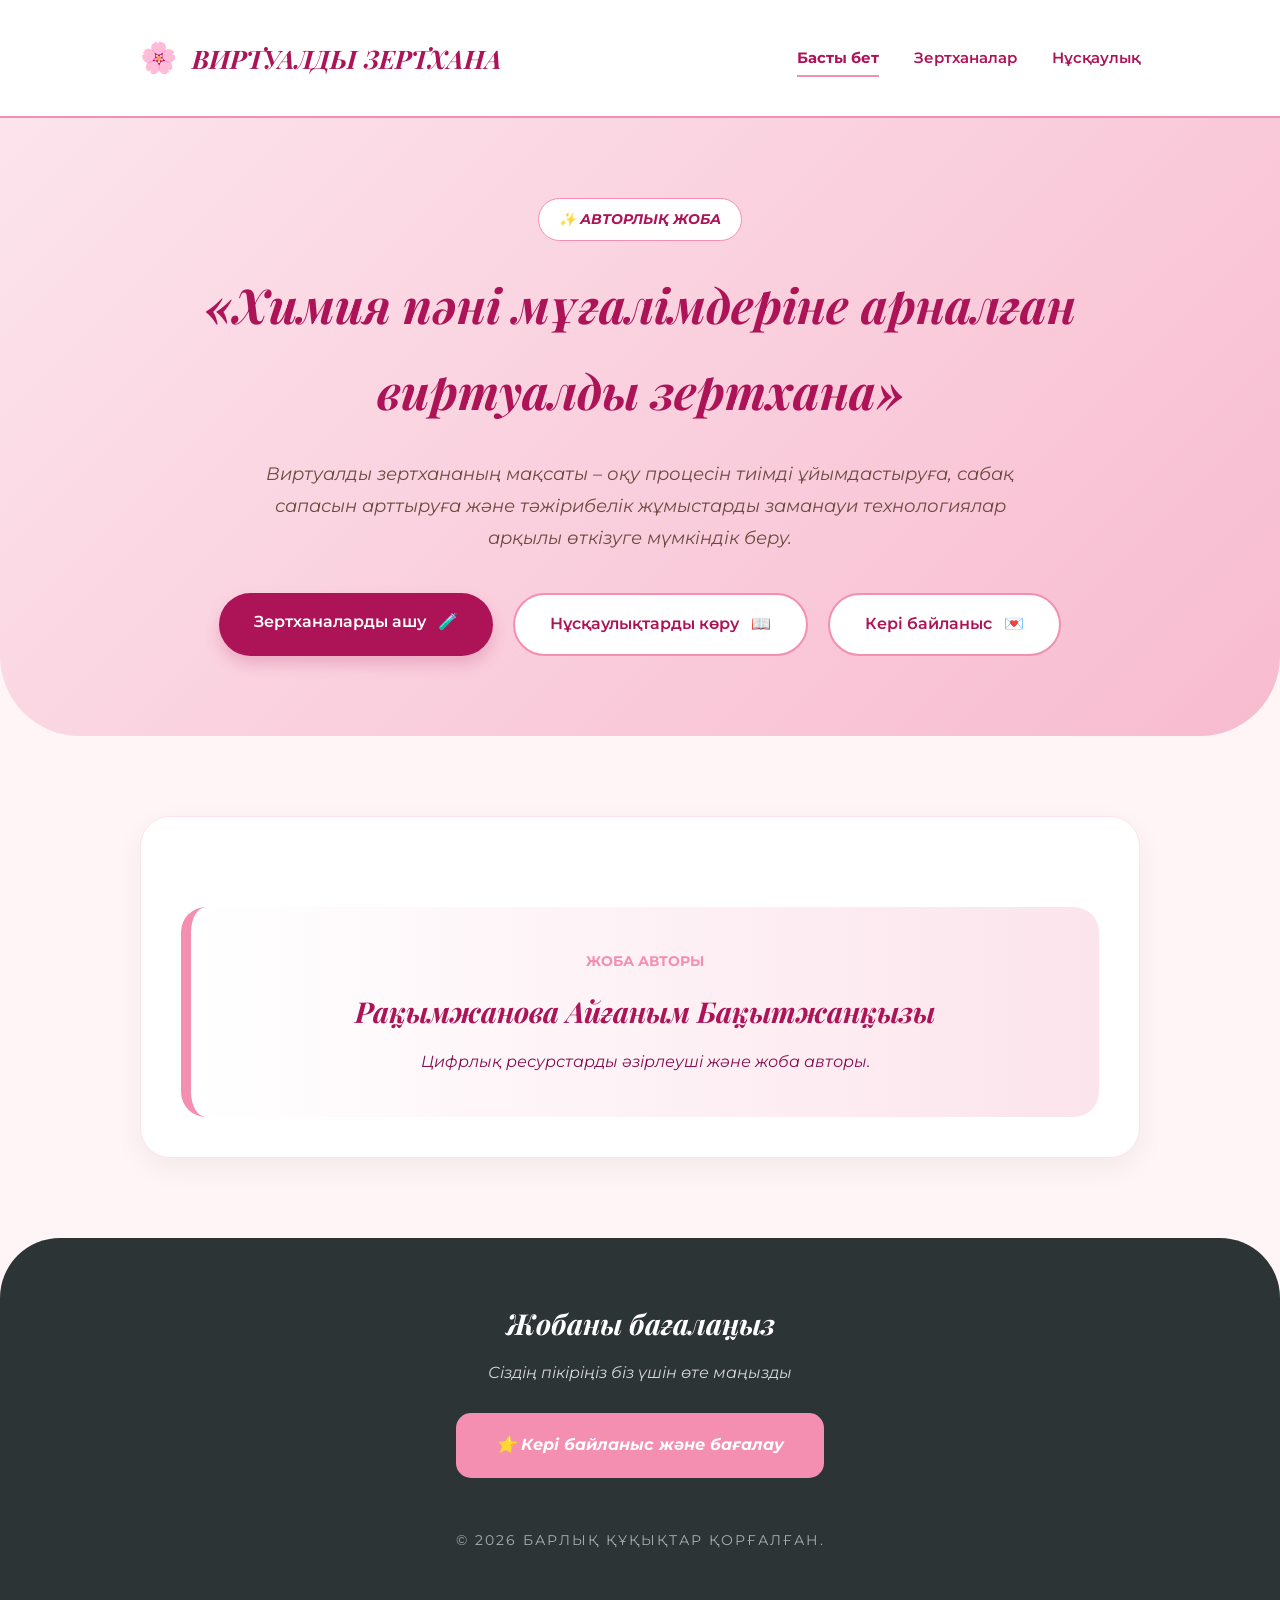
<file: index.html>
<!DOCTYPE html>
<html lang="kk">
<head>
    <meta charset="UTF-8">
    <meta name="viewport" content="width=device-width, initial-scale=1.0">
    <title>Виртуалды зертхана | Айғаным Бақытжанқызы</title>
    <link href="https://fonts.googleapis.com/css2?family=Montserrat:ital,wght@0,400;0,700;1,400&family=Playfair+Display:ital,wght@0,700;1,700&display=swap" rel="stylesheet">
   
    <style>
        /* ПАСТЕЛЬДІ-ҚЫЗҒЫЛТ ПАЛИТРА */
        :root {
            --bg-pastel: #fff5f7;      /* Жұмсақ қызғылт фон */
            --primary-pink: #f48fb1;   /* Негізгі пастельді қызғылт */
            --dark-pink: #ad1457;      /* Қанық қызғылт (мәтін үшін) */
            --soft-white: #ffffff;
            --accent-gold: #d4af37;    /* Алтын түстес акцент */
            --text-main: #4a4a4a;
        }

        * {
            box-sizing: border-box;
            margin: 0;
            padding: 0;
        }

        body {
            font-family: 'Montserrat', sans-serif;
            background-color: var(--bg-pastel);
            color: var(--text-main);
            line-height: 1.8;
        }

        .container {
            width: 90%;
            max-width: 1000px;
            margin: 0 auto;
        }
        .nav-menu {
    display: flex;
    gap: 35px;
    align-items: center;
}

        /* HEADER */
        .header {
            padding: 25px 0;
            background-color: var(--soft-white);
            box-shadow: 0 4px 15px rgba(244, 143, 177, 0.15);
            border-bottom: 2px solid var(--primary-pink);
        }
                h2 {
            font-family: 'Playfair Display', serif;
            font-style: italic;
            margin: 10px 0;
            font-size: 1.6rem;
        }
 
            <div class="menu-toggle" onclick="toggleMenu()">☰</div>
        </div>
    </header>
        /* Мәзірді реттеу */
.nav-menu {
    display: flex;
    justify-content: flex-start; /* Сілтемелерді сол жаққа жинау */
    gap: 20px; /* Сілтемелер арасындағы қашықтық */
    margin-bottom: 20px; /* Логотипке дейінгі қашықтық */
    border-bottom: 1px solid #fce4ec; /* Нәзік сызық */
    padding-bottom: 10px;
}

.nav-menu a {
    text-decoration: none;
    color: var(--dark-pink);
    font-weight: 600;
    font-size: 0.95rem;
    position: relative;
    padding: 5px 0;
}

/* Тышқанды апарғанда астынан сызық шығу анимациясы */
.nav-menu a::after {
    content: '';
    position: absolute;
    width: 0;
    height: 2px;
    bottom: 0;
    left: 0;
    background-color: var(--primary-pink);
    transition: 0.3s;
}

.nav-menu a:hover::after, 
.nav-menu a.active::after {
    width: 100%;
}

.nav-menu a:hover {
    color: var(--primary-pink);
}
nav-menu {
        display: none;
        flex-direction: column;
        background: white;
        position: absolute;
        top: 70px;
        right: 20px;
        padding: 20px;
        border-radius: 15px;
        box-shadow: 0 10px 20px rgba(0,0,0,0.1);
    }

    .nav-menu a {
        margin: 10px 0;
    }

    .menu-toggle {
        display: block;
    }
}
.menu-toggle {
    display: none;
    font-size: 28px;
    cursor: pointer;
    color: var(--dark-pink);
}

/* ===== MOBILE NAV FIX ===== */
@media (max-width: 768px) {

    .nav-container {
        flex-direction: column;
        align-items: center;
    }

    .nav-menu {
        display: flex;
        flex-direction: column;
        align-items: center;
        margin-top: 15px;
    }

    .nav-menu a {
        margin: 8px 0;
    }

}

    .nav-menu a {
        margin: 10px 0;
    }

    .menu-toggle {
        display: block;
    }
}
.main-header {
    background: linear-gradient(135deg, #ffffff, #fff0f5);
    box-shadow: 0 5px 20px rgba(244, 143, 177, 0.2);
}

.nav-menu a:hover {
    color: var(--accent-pink);
    text-shadow: 0 0 8px rgba(244, 143, 177, 0.5);
}
/* Активті беттің түсін ерекшелеу */
.nav-menu a.active {
    color: var(--dark-pink);
    font-weight: 700;
}
            
            <nav class="nav-menu">
                <a href="index.html" class="active">Басты бет</a>
                <a href="labs.html">Зертханалар</a>
                <a href="guide.html">Нұсқаулық</a>
            </nav>
            
            <div class="menu-toggle" onclick="toggleMenu()">☰</div>
        </div>
    </div>
</header>

        .header-content {
            display: flex;
            align-items: center;
            gap: 15px;
        }

        .logo-box {
            background: var(--primary-pink);
            width: 50px;
            height: 50px;
            border-radius: 50%;
            display: flex; align-items: center; justify-content: center;
            font-size: 1.8rem;
            color: white;
        }

        .header-text h2 { 
            font-family: 'Playfair Display', serif;
            font-size: 1.4rem; 
            color: var(--dark-pink);
            font-style: italic;
        }

        /* HERO SECTION */
        .hero {
            padding: 80px 0;
            background: linear-gradient(135deg, #fce4ec 0%, #f8bbd0 100%);
            text-align: center;
            border-radius: 0 0 80px 80px;
        }

        .badge {
            display: inline-block;
            background: var(--soft-white);
            color: var(--dark-pink);
            padding: 8px 20px;
            border-radius: 30px;
            font-size: 0.85rem;
            font-weight: 700;
            margin-bottom: 20px;
            border: 1px solid var(--primary-pink);
            font-style: italic;
        }

        .hero h1 {
            font-family: 'Playfair Display', serif;
            font-size: clamp(1.8rem, 4vw, 3rem);
            color: var(--dark-pink);
            margin-bottom: 25px;
            font-style: italic;
        }

        .hero p {
            max-width: 750px;
            margin: 0 auto 40px;
            font-size: 1.1rem;
            color: #6d4c41;
            font-style: italic; /* Мәтін курсивпен */
        }

        /* BUTTONS */
        .hero-btns {
            display: flex;
            justify-content: center;
            gap: 20px;
            flex-wrap: wrap;
        }

        .btn-main {
            background: var(--dark-pink);
            color: white;
            padding: 15px 35px;
            border-radius: 50px;
            text-decoration: none;
            font-weight: 600;
            transition: 0.4s;
            box-shadow: 0 8px 15px rgba(173, 20, 87, 0.2);
        }

        .btn-secondary {
            background: var(--soft-white);
            color: var(--dark-pink);
            padding: 15px 35px;
            border-radius: 50px;
            text-decoration: none;
            font-weight: 600;
            border: 2px solid var(--primary-pink);
            transition: 0.4s;
        }

        .btn-main:hover, .btn-secondary:hover {
            transform: scale(1.05);
            opacity: 0.9;
        }

        /* ABOUT SECTION */
        .about {
            padding: 80px 0;
        }

        .card {
            background: var(--soft-white);
            padding: 40px;
            border-radius: 30px;
            box-shadow: 0 10px 30px rgba(0,0,0,0.05);
            border: 1px solid #fce4ec;
        }

        .section-title {
            font-family: 'Playfair Display', serif;
            font-size: 2.2rem;
            color: var(--dark-pink);
            margin-bottom: 30px;
            font-style: italic;
            text-align: center;
        }

        /* AUTHOR CARD */
        .author-card {
            background: linear-gradient(to right, #fff, #fce4ec);
            border-radius: 25px;
            padding: 40px;
            margin-top: 50px;
            border-left: 10px solid var(--primary-pink);
            text-align: center;
        }

        .author-name {
            font-family: 'Playfair Display', serif;
            font-size: 1.8rem;
            color: var(--dark-pink);
            margin: 10px 0;
            font-style: italic;
        }

        /* FOOTER */
        .footer {
            background: #2d3436; /* Қою күлгін - қызғылтпен контраст */
            color: white;
            padding: 60px 0;
            text-align: center;
            border-radius: 60px 60px 0 0;
        }

        .feedback-btn {
            display: inline-block;
            margin-top: 25px;
            padding: 18px 40px;
            background: var(--primary-pink);
            color: white;
            text-decoration: none;
            border-radius: 15px;
            font-weight: 700;
            font-style: italic;
            transition: 0.3s;
        }

        .feedback-btn:hover {
            background: var(--dark-pink);
        }

        @media (max-width: 600px) {
            .hero-btns { flex-direction: column; }
            .btn-main, .btn-secondary { width: 100%; text-align: center; }
        }
    </style>
  
<body>
    
<header class="header">
    <div class="container">
        <div style="display:flex; justify-content:space-between; align-items:center;">
            
            <div style="display:flex; align-items:center; gap:15px;">
                <div style="font-size:30px;">🌸</div>
                <h2 style="color:#ad1457;"><em>ВИРТУАЛДЫ ЗЕРТХАНА</em></h2>
            </div>

            <nav class="nav-menu">
                <a href="index.html" class="active">Басты бет</a>
                <a href="labs.html">Зертханалар</a>
                <a href="guide.html">Нұсқаулық</a>
            </nav>

        </div>
    </div>
</header>
    <section class="hero">
        <div class="container">
            <div class="badge">✨ АВТОРЛЫҚ ЖОБА</div>
            <h1>«Химия пәні мұғалімдеріне арналған <span>виртуалды зертхана</span>»</h1>
          <p class="fade-text">
Виртуалды зертхананың мақсаты – оқу процесін тиімді ұйымдастыруға, сабақ сапасын 
арттыруға және тәжірибелік жұмыстарды заманауи технологиялар арқылы өткізуге 
<span class="highlight">мүмкіндік беру</span>.
</p>
            
            <div class="hero-btns">
                <a href="labs.html" class="btn-main">Зертханаларды ашу &nbsp; 🧪</a>
                <a href="guide.html" class="btn btn-secondary">Нұсқаулықтарды көру &nbsp; 📖</a>
                <a href="https://docs.google.com/forms/d/e/1FAIpQLSdao5ybHeBxNue6o_8O8LIFhLciQO0ARnVjFMlSSWI6SnOzFQ/viewform" class="btn-secondary">Кері байланыс &nbsp; 💌</a>
            </div>
        </div>
    </section>

    <section class="about">
        <div class="container">
            <div class="card">
                

                <div class="author-card">
                    <span style="color: var(--primary-pink); font-weight: bold; font-size: 0.9rem;">ЖОБА АВТОРЫ</span>
                    <h2 class="author-name">Рақымжанова Айғаным Бақытжанқызы</h2>
                   <p style="font-style: italic; color: #880e4f;">Цифрлық ресурстарды әзірлеуші және жоба авторы.</p>
                </div>
            </div>
        </div>
    </section>

    <footer class="footer">
        <div class="container">
            <h3 style="font-family: 'Playfair Display', serif; font-style: italic; font-size: 1.8rem; margin-bottom: 10px;">Жобаны бағалаңыз</h3>
            <p style="opacity: 0.8; font-style: italic;">Сіздің пікіріңіз біз үшін өте маңызды</p>
            
            <a href="https://docs.google.com/forms/d/e/1FAIpQLSdao5ybHeBxNue6o_8O8LIFhLciQO0ARnVjFMlSSWI6SnOzFQ/viewform" 
               class="feedback-btn" target="_blank">
                ⭐ Кері байланыс және бағалау
            </a>

            <div style="margin-top: 50px; font-size: 0.85rem; opacity: 0.6; letter-spacing: 2px;">
                © 2026 БАРЛЫҚ ҚҰҚЫҚТАР ҚОРҒАЛҒАН.
            </div>
        </div>
    </footer>
<script>
function toggleMenu() {
    var menu = document.getElementById("navMenu");
    if (menu.style.display === "flex") {
        menu.style.display = "none";
    } else {
        menu.style.display = "flex";
    }
}
</script>
</body>
</html>
</file>
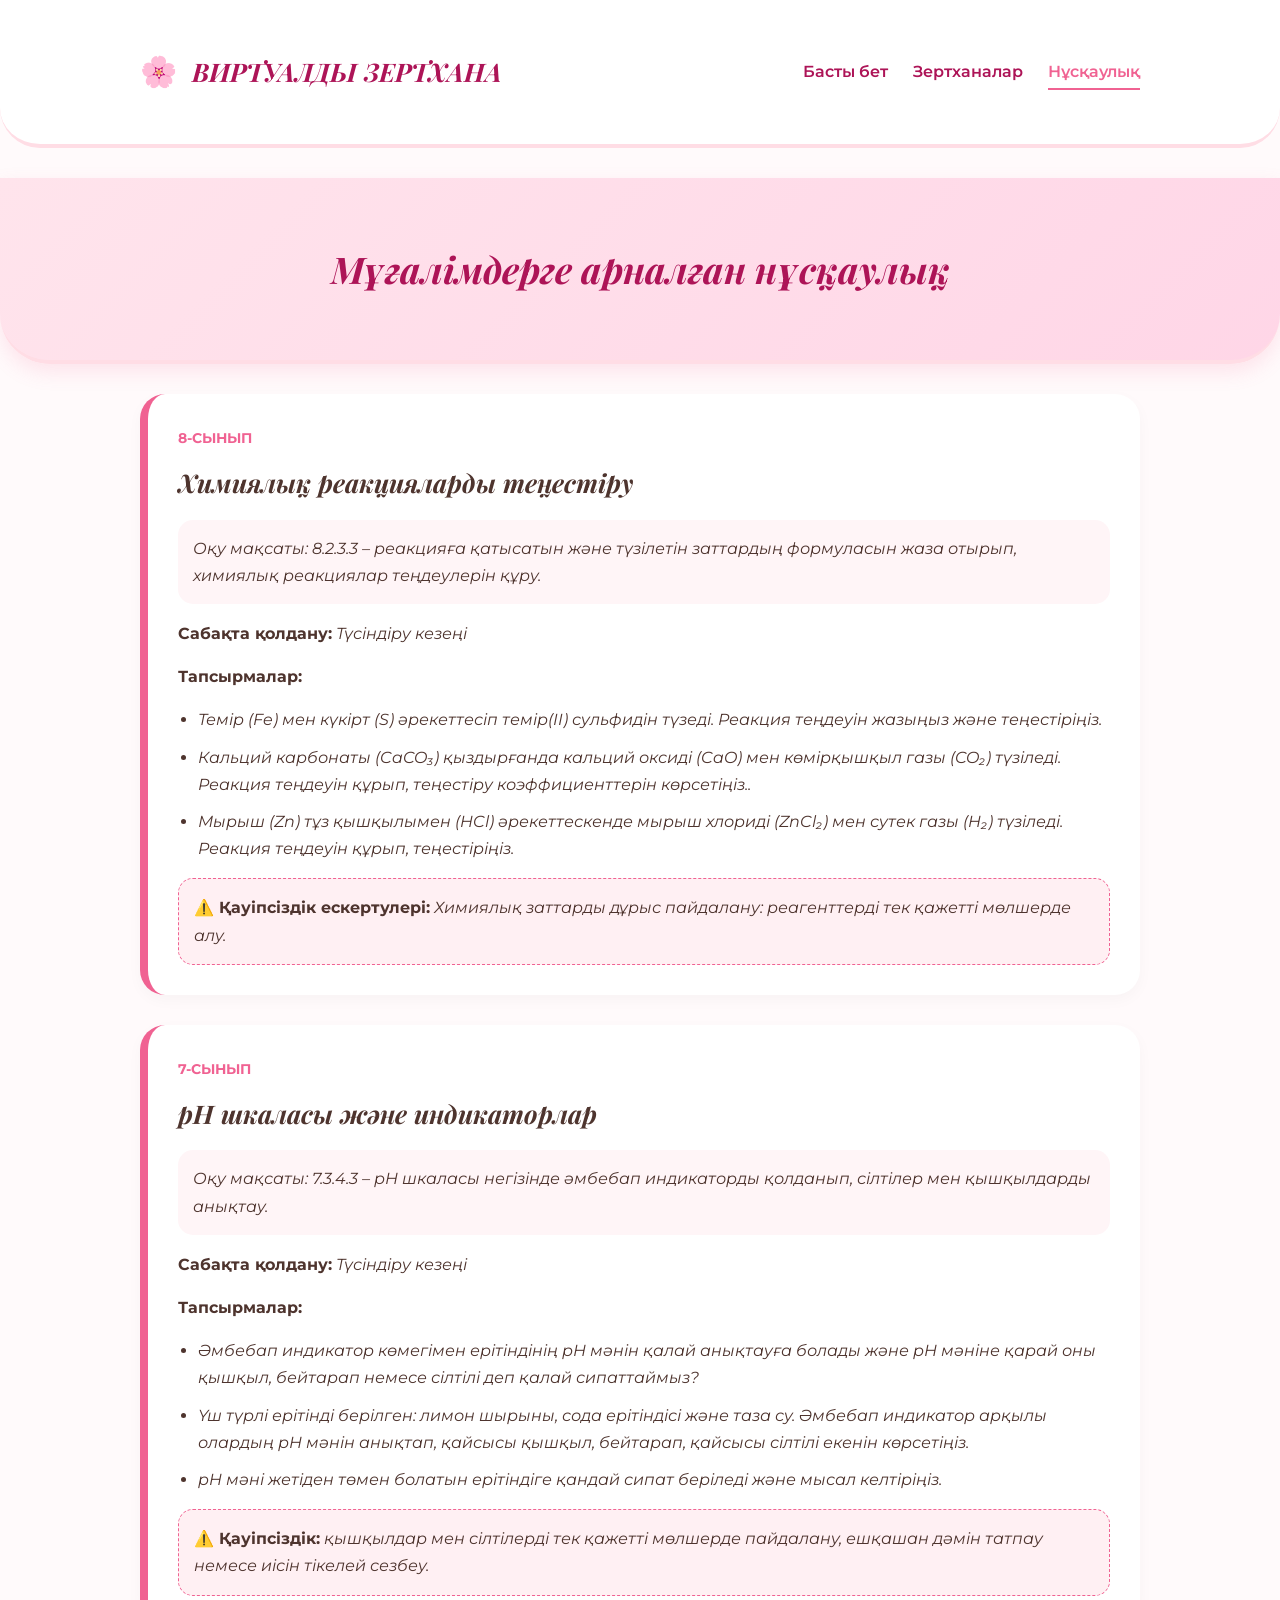
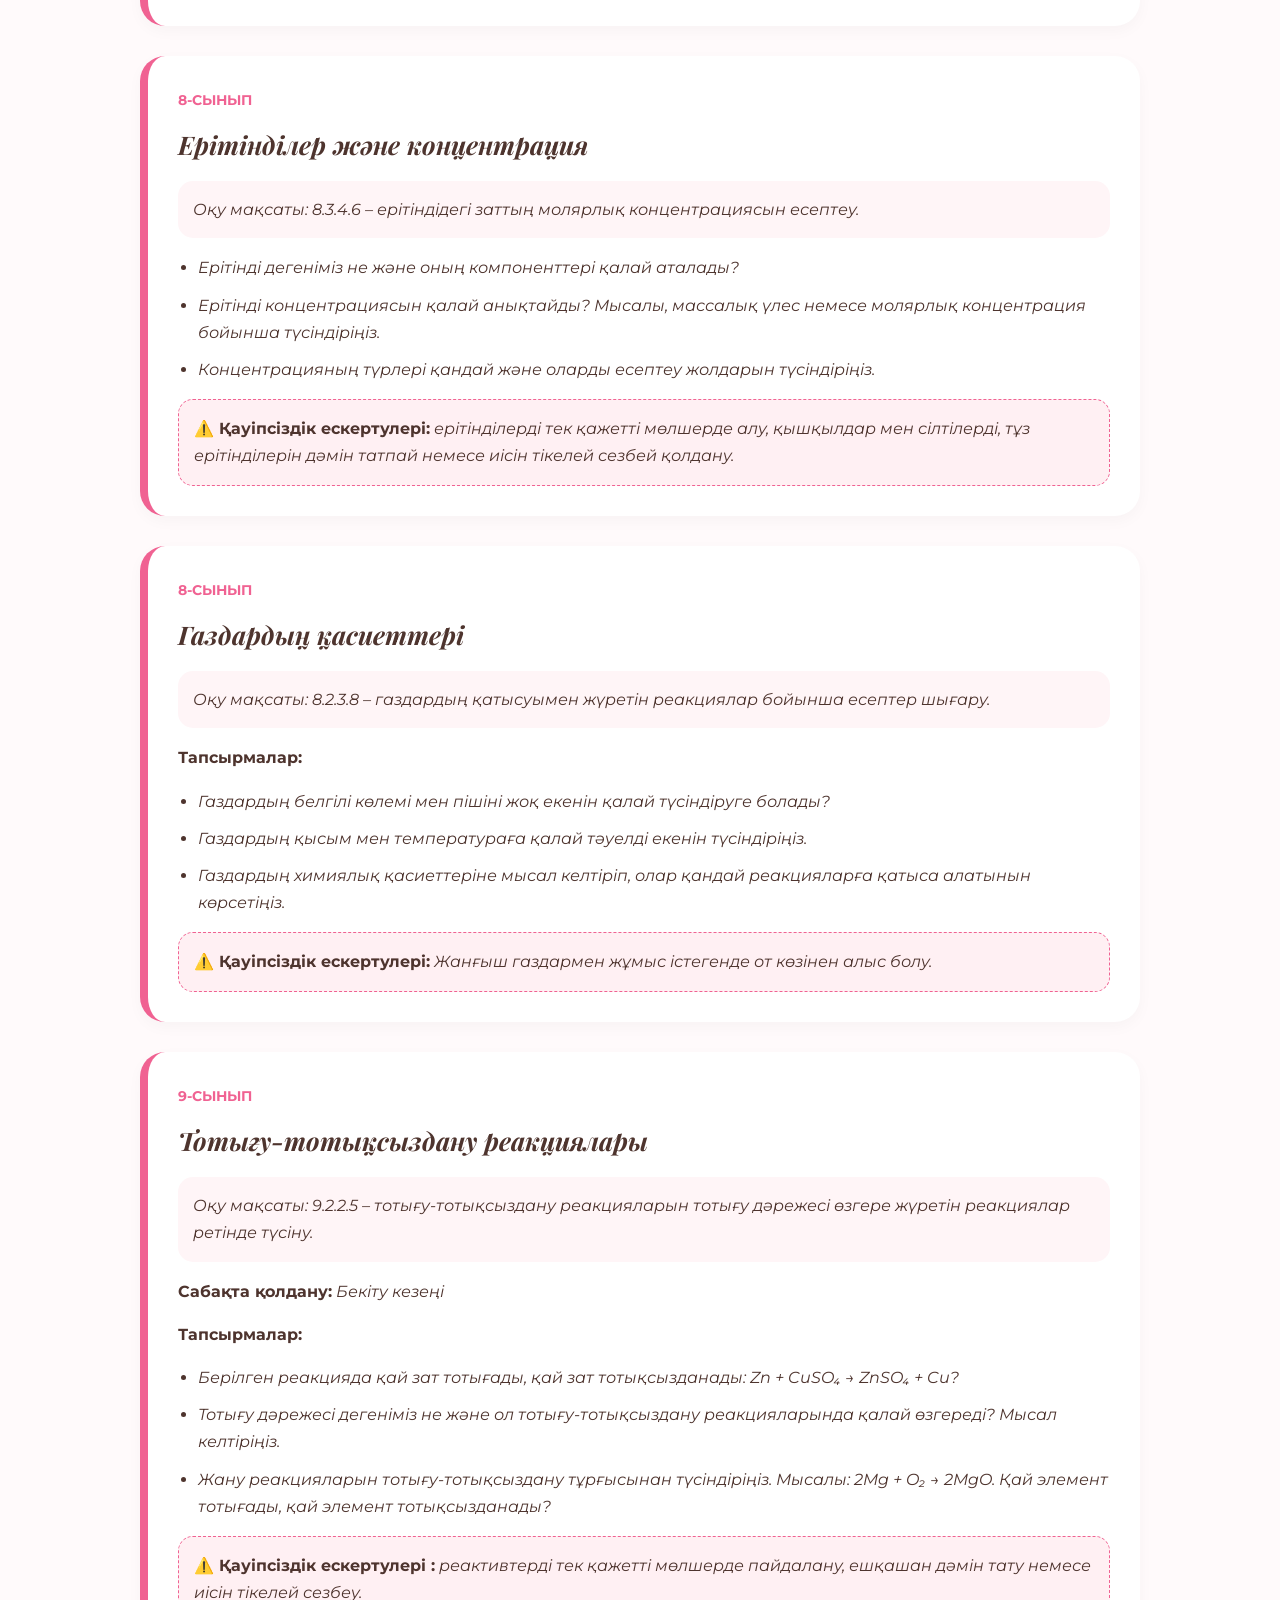
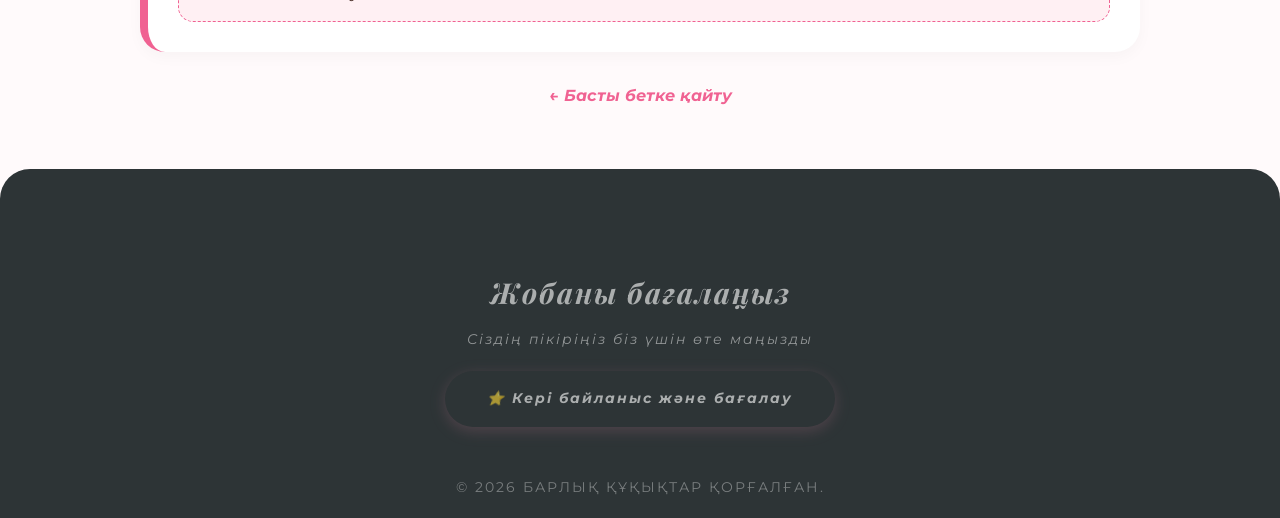
<file: guide.html>
<!DOCTYPE html>
<html lang="kk">
<head>
    <meta charset="UTF-8">
    <meta name="viewport" content="width=device-width, initial-scale=1.0">
    <title>Нұсқаулықтар | Айғаным Бақытжанқызы</title>
    <link href="https://fonts.googleapis.com/css2?family=Montserrat:ital,wght@0,400;1,400&family=Playfair+Display:ital,wght@1,700&display=swap" rel="stylesheet">
    <style>
        /* ПАСТЕЛЬДІ ТҮСТЕР */
        :root {
            --bg: #fffafb;
            --pink-light: #ffdde5;
            --pink-main: #f06292;
            --text: #4e342e;

    /* Батырмалар үшін қосылған айнымалылар */
    --dark-pink: #ad1457;
    --accent-pink: #f06292;
}
        

        body {
            font-family: 'Montserrat', sans-serif;
            background-color: var(--bg);
            color: var(--text);
            margin: 0;
            line-height: 1.7;
        }
        .container {
    width: 90%;
    max-width: 1000px;
    margin: 0 auto;
} /* <- бұл жабу керек еді */
/* ===== НҰСҚАУЛЫҚ БӨЛІМІ ===== */

.guide-hero {
    background: linear-gradient(135deg, #ffe4ec, #ffd6e7);
    padding: 60px 20px;
    text-align: center;
    border-radius: 0 0 50px 50px;
    box-shadow: 0 8px 20px rgba(240, 98, 146, 0.15);
}

.guide-hero h1 {
    font-family: 'Playfair Display', serif;
    font-style: italic;
    color: #ad1457;
    font-size: 2.3rem;
    margin: 0;
}
        header {
            text-align: center;
            padding: 40px 20px;
            background: white;
            border-bottom: 4px solid var(--pink-light);
            border-radius: 0 0 40px 40px;
            margin-bottom: 30px;
        }
.footer {
    margin-top: 60px;
    background-color: #2d3436; /* Ашық сұр фон */
    color: white; /* Мәтін түсі негізгі қызғылт */
    padding: 50px 0 20px;
    text-align: center;
    border-radius: 30px 30px 0 0; /* Жоғарғы екі бұрыш сәл домалап тұрады */
    font-family: 'Montserrat', sans-serif;
    line-height: 1.6;
}

.footer h3 {
    font-family: 'Playfair Display', serif;
    font-style: italic;
    font-size: 1.8rem;
    margin-bottom: 10px;
}

.footer p {
    font-style: italic;
    opacity: 0.8;
    margin-bottom: 20px;
}

.footer .btn-feedback {
    display: inline-block;
    background-color: var(--primary-pink); /* Пастельді қызғылт */
    color: white;
    padding: 15px 40px;
    border-radius: 50px;
    text-decoration: none;
    font-weight: bold;
    font-style: italic;
    box-shadow: 0 4px 15px rgba(244, 143, 177, 0.3);
    transition: all 0.3s ease;
    border: 2px solid transparent;
}

    .footer .btn-feedback:hover {
    background-color: var(--primary-pink); /* Розовый фон */
    color: white; /* Мәтін ақ */
    border: 2px solid var(--primary-pink); /* Шекара розовый */
    transform: translateY(-3px);
}


.footer div {
    margin-top: 50px;
    font-size: 0.85rem;
    opacity: 0.6;
    letter-spacing: 2px;
}
        h1 {
            font-family: 'Playfair Display', serif;
            font-style: italic;
            color: white;
            font-size: 2.2rem;
            margin: 0;
        }
        /* ===== НАВИГАЦИЯ ===== */
/* ===== MOBILE NAV FIX ===== */
@media (max-width: 768px) {

    .nav-container {
        flex-direction: column;
        align-items: center;
    }

    .nav-menu {
        display: flex;
        flex-direction: column;
        align-items: center;
        margin-top: 15px;
    }

    .nav-menu a {
        margin: 8px 0;
    }

}
.nav-menu {
    display: flex;
    gap: 25px;
}

.nav-menu a {
    text-decoration: none;
    color: #ad1457;
    font-weight: 600;
    position: relative;
    transition: 0.3s;
}

.nav-menu a:hover {
    color: #f06292;
}

.nav-menu a::after {
    content: "";
    position: absolute;
    left: 0;
    bottom: -5px;
    width: 0;
    height: 2px;
    background: #f06292;
    transition: 0.3s;
}

.nav-menu a:hover::after {
    width: 100%;
}

/* Актив бет */
.nav-menu a.active {
    color: #f06292;
}

.nav-menu a.active::after {
    width: 100%;
}

        .card {
            background: white;
            border-radius: 25px;
            padding: 30px;
            margin-bottom: 30px;
            box-shadow: 0 5px 15px rgba(0,0,0,0.03);
            border-left: 8px solid var(--pink-main);
        }

        .class-label {
            font-weight: bold;
            color: var(--pink-main);
            font-size: 0.9rem;
            text-transform: uppercase;
        }

        h2 {
            font-family: 'Playfair Display', serif;
            font-style: italic;
            margin: 10px 0;
            font-size: 1.6rem;
        }

        .info-block {
            background: #fff5f7;
            padding: 15px;
            border-radius: 15px;
            margin: 15px 0;
            font-style: italic;
        }

        ul { padding-left: 20px; }
        ul li { margin-bottom: 10px; font-style: italic; }

        .safety {
            background: #fff0f3;
            padding: 15px;
            border-radius: 15px;
            border: 1px dashed var(--pink-main);
            margin-top: 15px;
        }

        .btn-back {
            display: block;
            text-align: center;
            margin-top: 20px;
            color: var(--pink-main);
            text-decoration: none;
            font-weight: bold;
            font-style: italic;
        }
        /* БАТЫРМАЛАР СТИЛІ */
.btn {
    display: inline-block;
    padding: 12px 25px;
    border-radius: 50px;
    text-decoration: none;
    font-weight: bold;
    font-style: italic;
    transition: 0.3s;
    border: none;
    cursor: pointer;
}

.btn-primary {
    background-color: var(--dark-pink);
    color: white;
}

.btn-primary:hover {
    background-color: var(--accent-pink);
    box-shadow: 0 5px 15px rgba(244, 143, 177, 0.4);
}

.btn-outline {
    background-color: transparent;
    color: var(--dark-pink);
    border: 2px solid var(--accent-pink);
}

.btn-outline:hover {
    background-color: var(--accent-pink);
    color: white;
}

/* ИНФОРМАЦИЯЛЫҚ БЛОКТАР (Теория/Мақсаты) */
.info-box {
    background: #fff5f7;
    border-left: 5px solid var(--accent-pink);
    padding: 15px;
    margin: 15px 0;
    border-radius: 0 15px 15px 0;
    font-style: italic;
}

/* ФУТЕРДЕГІ СІЛТЕМЕЛЕР */
.footer-links {
    text-align: center;
    margin-top: 40px;
    padding-top: 20px;
    border-top: 1px solid #fce4ec;
}

.back-link {
    color: var(--dark-pink);
    text-decoration: none;
    font-weight: bold;
}
    </style>
</head>
<body>
     <header class="header">
    <div class="container">
        <div style="display:flex; justify-content:space-between; align-items:center;">
            
            <div style="display:flex; align-items:center; gap:15px;">
                <div style="font-size:30px;">🌸</div>
                <h2 style="color:#ad1457;">ВИРТУАЛДЫ ЗЕРТХАНА</h2>
            </div>

            <nav class="nav-menu">
               <a href="index.html">Басты бет</a>
                <a href="labs.html">Зертханалар</a>
                <a href="guide.html" class="active">Нұсқаулық</a>
            </nav>

        </div>
    </div>
</header>


    <header class="guide-hero">
    <h1>Мұғалімдерге арналған нұсқаулық</h1>
</header>


<div class="container">

    <div class="card">
        <span class="class-label">8-СЫНЫП</span>
        <h2>Химиялық реакцияларды теңестіру</h2>
        <div class="info-block">
            Оқу мақсаты: 8.2.3.3 – реакцияға қатысатын және түзілетін заттардың формуласын жаза отырып, химиялық реакциялар теңдеулерін құру.
        </div>
        <p><b>Сабақта қолдану:</b> <i>Түсіндіру кезеңі</i></p>
         <p><b>Тапсырмалар:</b> </p>
        <ul>
            <li>Темір (Fe) мен күкірт (S) әрекеттесіп темір(II) сульфидін түзеді. Реакция теңдеуін жазыңыз және теңестіріңіз.</li>
            <li>Кальций карбонаты (CaCO₃) қыздырғанда кальций оксиді (CaO) мен көмірқышқыл газы (CO₂) түзіледі. Реакция теңдеуін құрып, теңестіру коэффициенттерін көрсетіңіз..</li>
            <li>Мырыш (Zn) тұз қышқылымен (HCl) әрекеттескенде мырыш хлориді (ZnCl₂) мен сутек газы (H₂) түзіледі. Реакция теңдеуін құрып, теңестіріңіз.</li>
        </ul>
        <div class="safety">
            <b>⚠️ Қауіпсіздік ескертулері:</b> <i>Химиялық заттарды дұрыс пайдалану: реагенттерді тек қажетті мөлшерде алу.
</i>
        </div>
    </div>

    <div class="card">
        <span class="class-label">7-СЫНЫП</span>
        <h2>рН шкаласы және индикаторлар</h2>
        <div class="info-block">
            Оқу мақсаты: 7.3.4.3 – рН шкаласы негізінде әмбебап индикаторды қолданып, сілтілер мен қышқылдарды анықтау.
        </div>
        <p><b>Сабақта қолдану:</b> <i>Түсіндіру кезеңі</i></p>
         <p><b>Тапсырмалар:</b> </p>
        <ul>
            <li> Әмбебап индикатор көмегімен ерітіндінің рН мәнін қалай анықтауға болады және рН мәніне қарай оны қышқыл, бейтарап немесе сілтілі деп қалай сипаттаймыз?</li>
            <li>Үш түрлі ерітінді берілген: лимон шырыны, сода ерітіндісі және таза су. Әмбебап индикатор арқылы олардың рН мәнін анықтап, қайсысы қышқыл, бейтарап, қайсысы сілтілі екенін көрсетіңіз.</li>
            <li>pH мәні жетіден төмен болатын ерітіндіге қандай сипат беріледі және мысал келтіріңіз.</li>
        </ul>
        <div class="safety">
            <b>⚠️ Қауіпсіздік:</b> <i>қышқылдар мен сілтілерді тек қажетті мөлшерде пайдалану, ешқашан дәмін татпау немесе иісін тікелей сезбеу.</i>
        </div>
    </div>

    <div class="card">
        <span class="class-label">8-СЫНЫП</span>
        <h2>Ерітінділер және концентрация</h2>
        <div class="info-block">
            Оқу мақсаты: 8.3.4.6 – ерітіндідегі заттың молярлық концентрациясын есептеу.
        </div>
        <ul class="tasks">
            <li>Ерітінді дегеніміз не және оның компоненттері қалай аталады?</li>
            <li>Ерітінді концентрациясын қалай анықтайды? Мысалы, массалық үлес немесе молярлық концентрация бойынша түсіндіріңіз.</li>
            <li>Концентрацияның түрлері қандай және оларды есептеу жолдарын түсіндіріңіз.</li>
        </ul>
        <div class="safety">
            <b>⚠️ Қауіпсіздік ескертулері:</b> <i>ерітінділерді тек қажетті мөлшерде алу, қышқылдар мен сілтілерді, тұз ерітінділерін дәмін татпай немесе иісін тікелей сезбей қолдану.</i>
        </div>
    </div>

    <div class="card">
        <span class="class-label">8-СЫНЫП</span>
        <h2>Газдардың қасиеттері</h2>
        <div class="info-block">
            Оқу мақсаты: 8.2.3.8 – газдардың қатысуымен жүретін реакциялар бойынша есептер шығару.
        </div>
         <p><b>Тапсырмалар:</b> </p>
        <ul>
            <li>Газдардың белгілі көлемі мен пішіні жоқ екенін қалай түсіндіруге болады?</li>
            <li>Газдардың қысым мен температураға қалай тәуелді екенін түсіндіріңіз.</li>
             <li>Газдардың химиялық қасиеттеріне мысал келтіріп, олар қандай реакцияларға қатыса алатынын көрсетіңіз.</li>
        </ul>
        <div class="safety">
            <b>⚠️ Қауіпсіздік ескертулері:</b> <i>Жанғыш газдармен жұмыс істегенде от көзінен алыс болу.</i>
        </div>
    </div>

    <div class="card">
        <span class="class-label">9-СЫНЫП</span>
        <h2>Тотығу-тотықсыздану реакциялары</h2>
        <div class="info-block">
            Оқу мақсаты: 9.2.2.5 – тотығу-тотықсыздану реакцияларын тотығу дәрежесі өзгере жүретін реакциялар ретінде түсіну.
        </div>
        <p><b>Сабақта қолдану:</b> <i>Бекіту кезеңі</i></p>
         <p><b>Тапсырмалар:</b> </p>
        <ul>
            <li>Берілген реакцияда қай зат тотығады, қай зат тотықсызданады: Zn + CuSO₄ → ZnSO₄ + Cu?</li>
            <li>Тотығу дәрежесі дегеніміз не және ол тотығу-тотықсыздану реакцияларында қалай өзгереді? Мысал келтіріңіз.</li>
            <li> Жану реакцияларын тотығу-тотықсыздану тұрғысынан түсіндіріңіз. Мысалы: 2Mg + O₂ → 2MgO. Қай элемент тотығады, қай элемент тотықсызданады?</li>
        </ul>
        <div class="safety">
            <b>⚠️ Қауіпсіздік ескертулері :</b> <i>реактивтерді тек қажетті мөлшерде пайдалану, ешқашан дәмін тату немесе иісін тікелей сезбеу.
</i>
        </div>
    </div>

    <a href="index.html" class="btn-back">← Басты бетке қайту</a>
</div>
     <footer class="footer">
        <div class="container">
            <h3 style="font-family: 'Playfair Display', serif; font-style: italic; font-size: 1.8rem; margin-bottom: 10px;">Жобаны бағалаңыз</h3>
            <p style="opacity: 0.8; font-style: italic;">Сіздің пікіріңіз біз үшін өте маңызды</p>
            
            <a href="https://docs.google.com/forms/d/e/1FAIpQLSdao5ybHeBxNue6o_8O8LIFhLciQO0ARnVjFMlSSWI6SnOzFQ/viewform" 
               class="btn-feedback" target="_blank">
                ⭐ Кері байланыс және бағалау
            </a>

            <div style="margin-top: 50px; font-size: 0.85rem; opacity: 0.6; letter-spacing: 2px;">
                © 2026 БАРЛЫҚ ҚҰҚЫҚТАР ҚОРҒАЛҒАН.
            </div>
        </div>
    </footer>

</body>
</html>
</file>
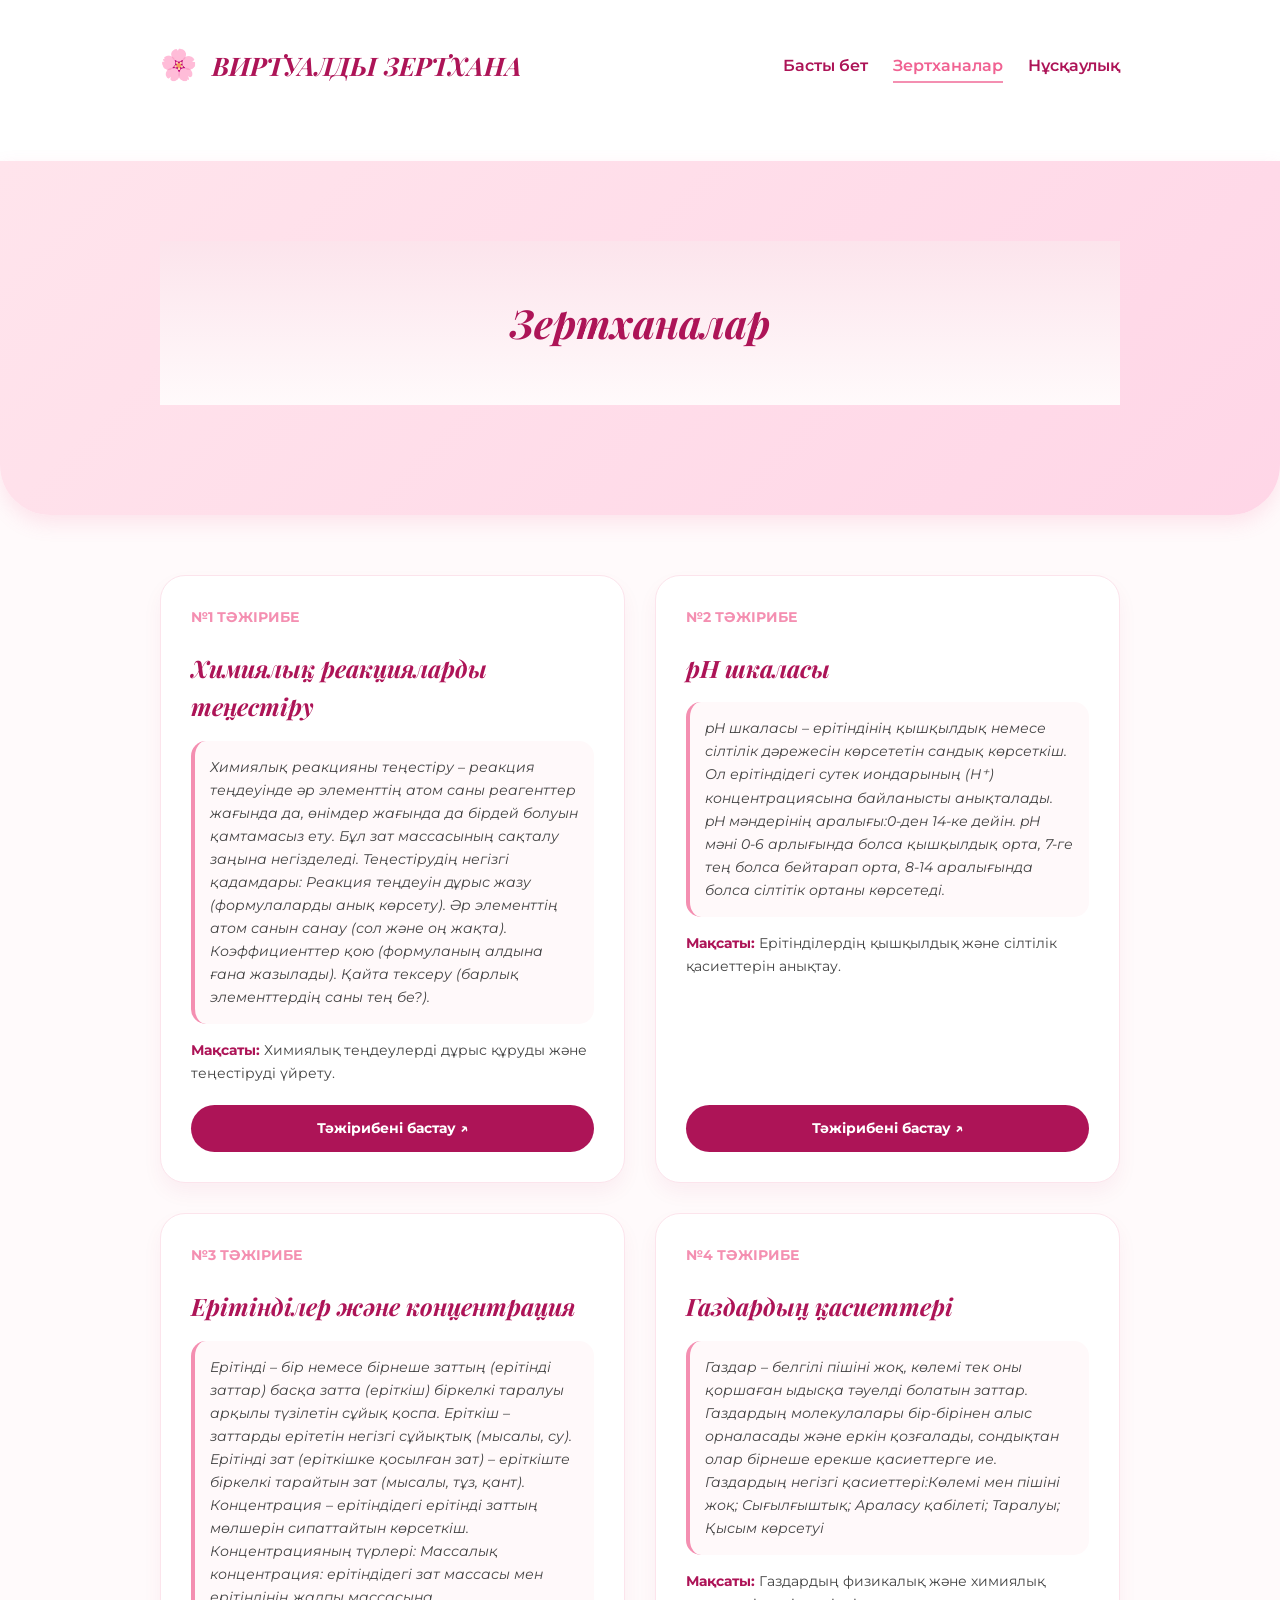
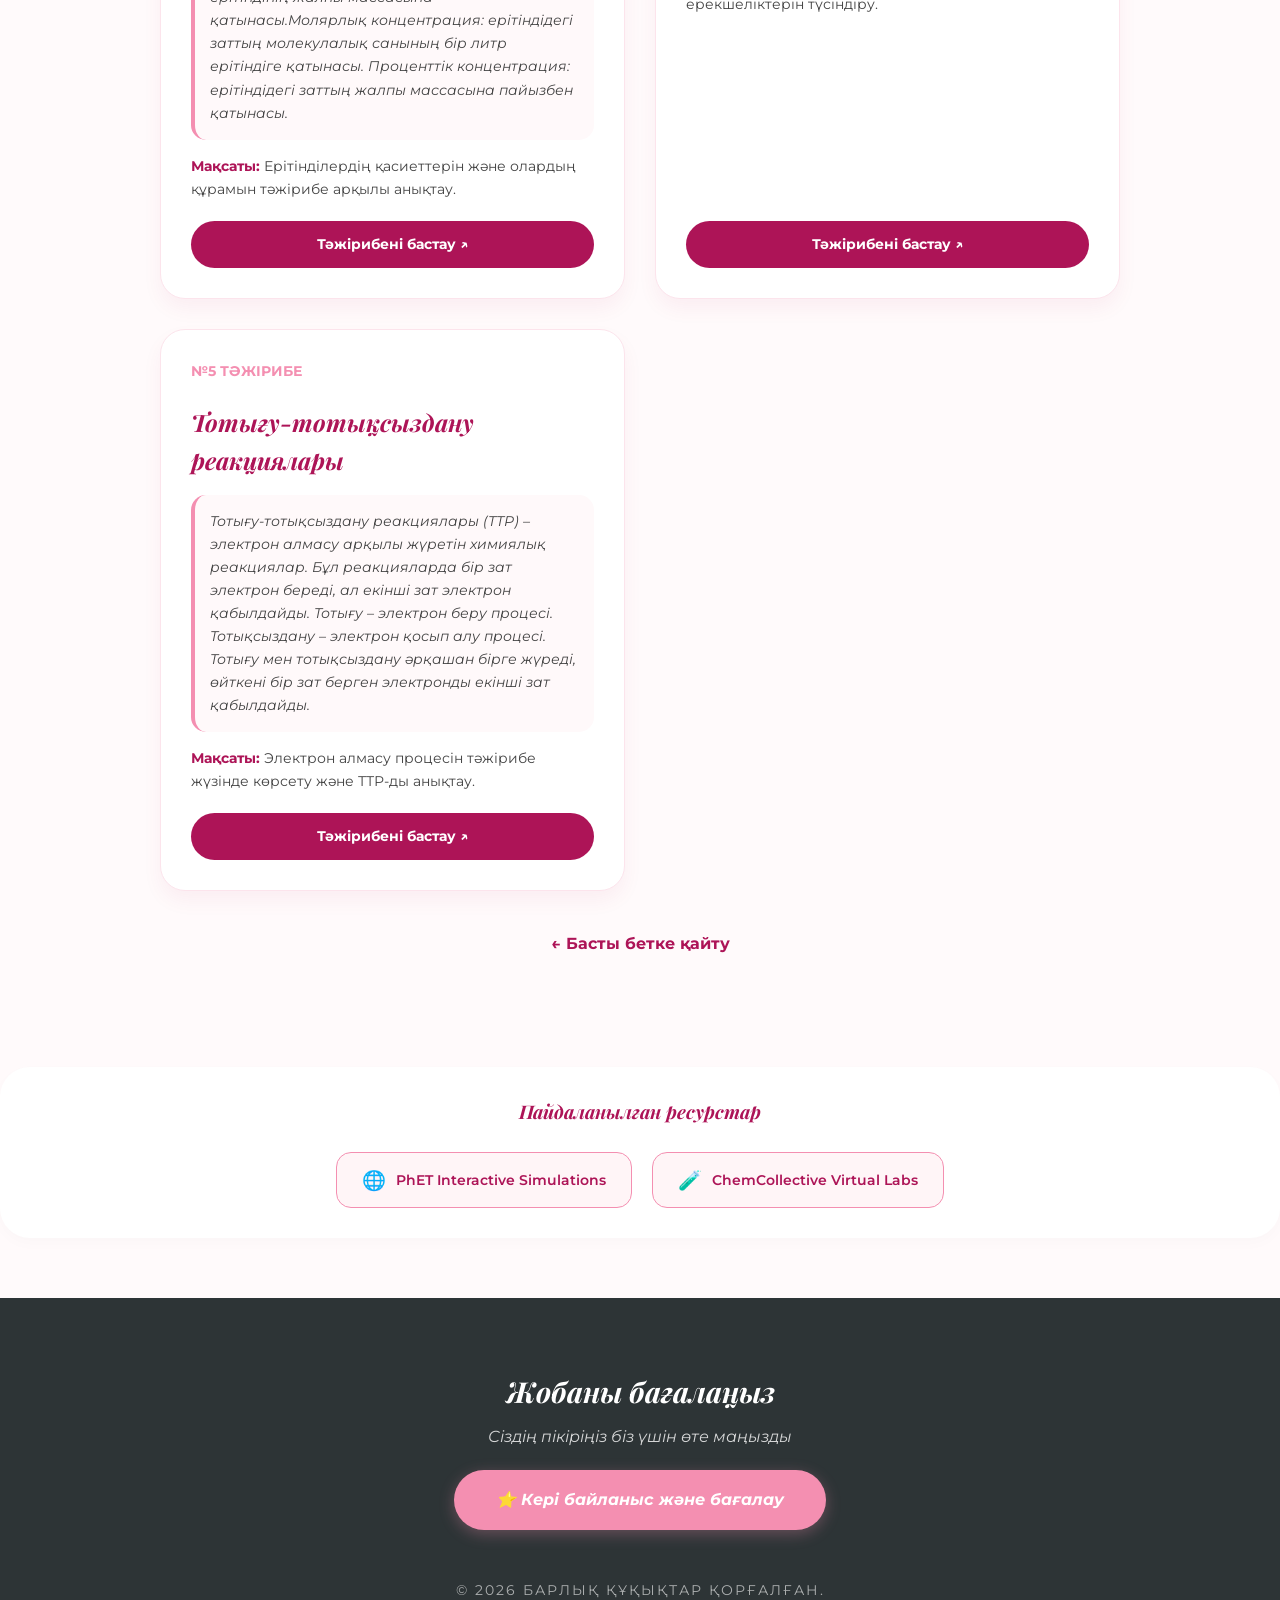
<file: labs.html>
<!DOCTYPE html>
<html lang="kk">
<head>
    <meta charset="UTF-8">
    <meta name="viewport" content="width=device-width, initial-scale=1.0">
    <title>Зертханалар | Виртуалды Химия</title>
    <link href="https://fonts.googleapis.com/css2?family=Montserrat:ital,wght@0,400;0,700;1,400&family=Playfair+Display:ital,wght@0,700;1,700&display=swap" rel="stylesheet">
   <link rel="stylesheet" href="style.css">
    <style>
        :root {
            --bg-pastel: #fff5f7;
            --primary-pink: #f48fb1;
            --dark-pink: #ad1457;
            --soft-white: #ffffff;
            --text-main: #4a4a4a;
        }

        body {
            font-family: 'Montserrat', sans-serif;
            background-color: var(--bg-pastel);
            color: var(--text-main);
            margin: 0;
            line-height: 1.6;
        }

        .container { width: 90%; max-width: 1100px; margin: 0 auto; padding: 40px 0; }

        /* HEADER STYLE */
        .page-header {
         
           
    background: linear-gradient(135deg, #ffe4ec, #ffd6e7);
    padding: 60px 20px;
    text-align: center;
    border-radius: 0 0 50px 50px;
    box-shadow: 0 8px 20px rgba(240, 98, 146, 0.15);
          
        }

        .page-header h1 {
            font-family: 'Playfair Display', serif;
            font-style: italic;
            color: var(--dark-pink);
            font-size: 2.5rem;
        }

        /* LAB CARDS GRID */
        .labs-grid {
            display: grid;
            grid-template-columns: repeat(auto-fit, minmax(320px, 1fr));
            gap: 30px;
            margin-top: 40px;
        }

        .lab-card {
            background: var(--soft-white);
            border-radius: 25px;
            padding: 30px;
            box-shadow: 0 10px 20px rgba(173, 20, 87, 0.05);
            border: 1px solid #fce4ec;
            display: flex;
            flex-direction: column;
            transition: 0.3s;
        }

        .lab-card:hover { transform: translateY(-10px); box-shadow: 0 15px 30px rgba(173, 20, 87, 0.1); }

        .lab-number {
            color: var(--primary-pink);
            font-weight: bold;
            font-size: 0.9rem;
            margin-bottom: 10px;
        }

        .lab-card h2 {
            font-family: 'Playfair Display', serif;
            font-style: italic;
            color: var(--dark-pink);
            margin-bottom: 15px;
            font-size: 1.5rem;
        }

        .theory-box {
            background: #fff9fa;
            padding: 15px;
            border-radius: 15px;
            font-size: 0.9rem;
            margin-bottom: 15px;
            border-left: 4px solid var(--primary-pink);
            font-style: italic;
        }

        .lab-goal { font-size: 0.9rem; margin-bottom: 20px; }
        .lab-goal b { color: var(--dark-pink); }

        .btn-open {
            margin-top: auto;
            background: var(--dark-pink);
            color: white;
            text-align: center;
            padding: 12px;
            border-radius: 50px;
            text-decoration: none;
            font-weight: bold;
            font-size: 0.9rem;
            transition: 0.3s;
        }

        .btn-open:hover { background: var(--primary-pink); }

        .back-link {
            display: block;
            text-align: center;
            margin-top: 40px;
            color: var(--dark-pink);
            text-decoration: none;
            font-weight: bold;
        }
        /* БАТЫРМАЛАР СТИЛІ */
       :root {
    --pastel-pink: #fce4ec;
    --dark-pink: #f06292;
    --accent-pink: #ec407a;
    --text-color: #4a4a4a;
    --white: #ffffff;
    --bg-light: #fff5f8;
}

* {
    margin: 0;
    padding: 0;
    box-sizing: border-box;
}

body {
    font-family: 'Montserrat', sans-serif;
    line-height: 1.6;
    color: var(--text-color);
    background-color: var(--bg-light);
}

.container {
    width: 90%;
    max-width: 1000px;
    margin: 0 auto;
    padding: 20px;
}


/* Header */
.header {
    background: var(--white);
    padding: 15px 0;
    box-shadow: 0 2px 10px rgba(0,0,0,0.05);
}

.logo-area {
    display: flex;
    align-items: center;
    gap: 15px;
}

.logo-icon {
    font-size: 2.5rem;
    background: var(--pastel-pink);
    padding: 10px;
    border-radius: 12px;
}

.logo-text h2 {
    font-size: 1.2rem;
    color: var(--dark-pink);
    letter-spacing: 2px;
}

/* Hero */
.hero {
    padding: 60px 0;
    text-align: center;
    background: linear-gradient(180deg, #ffffff 0%, var(--pastel-pink) 100%);
    border-radius: 0 0 50px 50px;
}

.badge {
    display: inline-block;
    padding: 5px 15px;
    background: var(--white);
    border-radius: 20px;
    font-size: 0.8rem;
    font-weight: bold;
    color: var(--dark-pink);
    margin-bottom: 20px;
    box-shadow: 0 2px 5px rgba(0,0,0,0.1);
}

h1 {
    font-size: 2.2rem;
    margin-bottom: 20px;
}

h1 span {
    color: var(--accent-pink);
    
}
     h2 {
            font-family: 'Playfair Display', serif;
            font-style: italic;
            margin: 10px 0;
            font-size: 1.6rem;
        }

/* Buttons */
.btn {
    display: inline-block;
    padding: 15px 30px;
    border-radius: 30px;
    text-decoration: none;
    font-weight: 600;
    transition: 0.3s;
}

.btn-primary {
    background: var(--accent-pink);
    color: white;
}

.btn-primary:hover {
    background: var(--dark-pink);
    transform: translateY(-2px);
}


/* Актив бет */
.nav-menu a.active {
    color: #f06292;
}
/* Description & Cards */
.section-title {
    text-align: center;
    margin-bottom: 30px;
    color: var(--dark-pink);
}

.card {
    background: white;
    padding: 30px;
    border-radius: 20px;
    box-shadow: 0 5px 15px rgba(240, 98, 146, 0.1);
    margin-bottom: 40px;
}

/* Author */
.author-card {
    display: flex;
    align-items: center;
    gap: 25px;
    background: var(--white);
    padding: 25px;
    border-radius: 20px;
    border-left: 5px solid var(--accent-pink);
}

.author-icon {
    font-size: 3rem;
    background: var(--pastel-pink);
    width: 80px;
    height: 80px;
    display: flex;
    align-items: center;
    justify-content: center;
    border-radius: 50%;
}

.label {
    font-size: 0.7rem;
    color: #999;
    letter-spacing: 1px;
}

/* Footer & Feedback */
.footer {
    margin-top: 60px;
    background: #2d3436;
    color: white;
    padding: 50px 0 20px;
    text-align: center;
}

.feedback-area {
    margin-bottom: 40px;
}

.btn-feedback {
    background: transparent;
    border: 2px solid var(--pastel-pink);
    color: var(--pastel-pink);
    margin-top: 20px;
}

.btn-feedback:hover {
    background: var(--pastel-pink);
    color: var(--dark-pink);
}

.footer-bottom {
    border-top: 1px solid rgba(255,255,255,0.1);
    padding-top: 20px;
    font-size: 0.8rem;
    opacity: 0.7;
}
/* Fade-in эффект */
.fade-text {
    opacity: 0;
    transform: translateY(20px);
    animation: fadeUp 1.5s ease forwards;
}

/* Highlight стиль */
.highlight {
    color: #4da3ff;
    position: relative;
}

/* Астыңғы линия анимациясы */
.highlight::after {
    content: "";
    position: absolute;
    left: 0;
    bottom: -3px;
    width: 0;
    height: 3px;
    background: #4da3ff;
    animation: lineGrow 1s ease forwards;
    animation-delay: 1s;
}

/* KEYFRAMES */
@keyframes fadeUp {
    to {
        opacity: 1;
        transform: translateY(0);
    }
}

@keyframes lineGrow {
    to {
        width: 100%;
    }
}
.btn-secondary {
    display: inline-block;
    background: white;
    color: #ad1457;
    padding: 15px 35px;
    border-radius: 50px;
    text-decoration: none;
    font-weight: bold;
    border: 2px solid #f48fb1;
    transition: 0.3s;
}
.btn-feedback {
    display: inline-block;
    background-color: #f48fb1; /* Пастельді қызғылт */
    color: white;
    padding: 15px 40px;
    border-radius: 50px; /* Сопақша пішін */
    text-decoration: none;
    font-weight: bold;
    font-style: italic; /* Курсив мәтін */
    box-shadow: 0 4px 15px rgba(244, 143, 177, 0.3);
    transition: all 0.3s ease;
    border: 2px solid transparent;
}

.btn-feedback:hover {
    background-color: white;
    color: #ad1457;
    border: 2px solid #f48fb1;
    transform: translateY(-3px); /* Тышқанды апарғанда аздап көтеріледі */
}
.resources-section {
    margin-top: 60px;
    text-align: center;
    padding: 30px;
    background: white;
    border-radius: 30px;
    box-shadow: 0 5px 15px rgba(0,0,0,0.02);
}

.resources-section h3 {
    font-family: 'Playfair Display', serif;
    font-style: italic;
    color: var(--dark-pink);
    margin-bottom: 25px;
}

.resource-links {
    display: flex;
    justify-content: center;
    gap: 20px;
    flex-wrap: wrap;
}

.res-btn {
    display: flex;
    align-items: center;
    gap: 10px;
    background: var(--bg-pastel);
    color: var(--dark-pink);
    padding: 12px 25px;
    border-radius: 15px;
    text-decoration: none;
    font-weight: 600;
    font-size: 0.9rem;
    border: 1px solid var(--primary-pink);
    transition: 0.3s ease;
}

.res-btn:hover {
    background: var(--primary-pink);
    color: white;
    transform: translateY(-2px);
}

.res-btn span {
    font-size: 1.2rem;
}
/* ПАСТЕЛЬДІ ПАЛИТРА */
:root {
    --bg-color: #fffafb;      /* Өте ашық қызғылт фон */
    --card-bg: #ffffff;       /* Ақ карточкалар */
    --accent-pink: #f48fb1;   /* Негізгі пастельді қызғылт */
    --dark-pink: #ad1457;     /* Қанық қызғылт (мәтін үшін) */
    --soft-gray: #757575;     /* Қосымша мәтін түсі */
}

body {
    font-family: 'Montserrat', sans-serif;
    background-color: var(--bg-color);
    color: #444;
    margin: 0;
    line-height: 1.6;
}

/* ГЛАВНЫЙ ЗАГОЛОВОК */
h1 {
    font-family: 'Playfair Display', serif;
    font-style: italic;
    color: var(--dark-pink);
    text-align: center;
    padding: 50px 0;
    margin: 0;
    background: linear-gradient(180deg, #fce4ec 0%, var(--bg-color) 100%);
}

.container {
    width: 90%;
    max-width: 1000px;
    margin: 0 auto;
    padding-bottom: 50px;
}

/* КАРТОЧКАЛАР СТИЛІ */
.card {
    background: var(--card-bg);
    border-radius: 25px;
    padding: 30px;
    margin-bottom: 30px;
    box-shadow: 0 10px 20px rgba(173, 20, 87, 0.05); /* Жеңіл көлеңке */
    border: 1px solid #fce4ec;
    transition: transform 0.3s ease;
}

.card:hover {
    transform: translateY(-5px); /* Тышқанды апарғанда көтерілуі */
}
/* MOBILE NAV */
.menu-toggle {
    display: none;
    font-size: 28px;
    cursor: pointer;
    color: var(--dark-pink);
}

/* ===== MOBILE NAV FIX ===== */
@media (max-width: 768px) {

    .nav-container {
        flex-direction: column;
        align-items: center;
    }

    .nav-menu {
        display: flex;
        flex-direction: column;
        align-items: center;
        margin-top: 15px;
    }

    .nav-menu a {
        margin: 8px 0;
    }

}

    </style>
</head>
<body>
     <header class="header">
    <div class="container">
        <div style="display:flex; justify-content:space-between; align-items:center;">
            
            <div style="display:flex; align-items:center; gap:15px;">
                <div style="font-size:30px;">🌸</div>
                <h2 style="color:#ad1457;">ВИРТУАЛДЫ ЗЕРТХАНА</h2>
               
            </div>

            <nav class="nav-menu">
                <a href="index.html" >Басты бет</a>
                <a href="labs.html"class="active" >Зертханалар</a>
                <a href="guide.html">Нұсқаулық</a>
            </nav>

        </div>
    </div>
</header>

    <header class="page-header">
        <div class="container">
            <span style="font-weight: bold; letter-spacing: 2px; color: var(--primary-pink);"></span>
            <h1> Зертханалар</h1>
        </div>
    </header>
   

    <div class="container">
        <div class="labs-grid">
            
            <div class="lab-card">
                <div class="lab-number">№1 ТӘЖІРИБЕ</div>
                <h2>Химиялық реакцияларды теңестіру</h2>
                <div class="theory-box">
                    Химиялық реакцияны теңестіру – реакция теңдеуінде әр элементтің атом саны реагенттер жағында да, өнімдер жағында да бірдей болуын қамтамасыз ету. Бұл зат массасының сақталу заңына негізделеді.
Теңестірудің негізгі қадамдары:
Реакция теңдеуін дұрыс жазу (формулаларды анық көрсету).
Әр элементтің атом санын санау (сол және оң жақта).
Коэффициенттер қою (формуланың алдына ғана жазылады).
Қайта тексеру (барлық элементтердің саны тең бе?).
                </div>
               <p class="lab-goal"><b>Мақсаты:</b> Химиялық теңдеулерді дұрыс құруды және теңестіруді үйрету.</p>
                <a href="https://phet.colorado.edu/sims/html/balancing-chemical-equations/latest/balancing-chemical-equations_all.html" class="btn-open" target="_blank">Тәжірибені бастау ↗</a>
            </div>

            <div class="lab-card">
                <div class="lab-number">№2 ТӘЖІРИБЕ</div>
                <h2>рН шкаласы</h2>
                <div class="theory-box">
                  pH шкаласы – ерітіндінің қышқылдық немесе сілтілік дәрежесін көрсететін сандық көрсеткіш. Ол ерітіндідегі сутек иондарының (H⁺) концентрациясына байланысты анықталады.
 pH мәндерінің аралығы:0-ден 14-ке дейін. pH мәні 0-6 арлығында болса қышқылдық орта, 7-ге тең болса бейтарап орта, 8-14 аралығында болса сілтітік ортаны көрсетеді.
                </div>
                <p class="lab-goal"><b>Мақсаты:</b> Ерітінділердің қышқылдық және сілтілік қасиеттерін анықтау.</p>
                <a href="https://chemcollective.org/vlab/100" class="btn-open" target="_blank">Тәжірибені бастау ↗</a>
            </div>

            <div class="lab-card">
                <div class="lab-number">№3 ТӘЖІРИБЕ</div>
                <h2>Ерітінділер және концентрация</h2>
                <div class="theory-box">
                    Ерітінді – бір немесе бірнеше заттың (ерітінді заттар) басқа затта (еріткіш) біркелкі таралуы арқылы түзілетін сұйық қоспа.
Еріткіш – заттарды ерітетін негізгі сұйықтық (мысалы, су).
Ерітінді зат (еріткішке қосылған зат) – еріткіште біркелкі тарайтын зат (мысалы, тұз, қант). Концентрация – ерітіндідегі ерітінді заттың мөлшерін сипаттайтын көрсеткіш.
Концентрацияның түрлері:
Массалық концентрация: ерітіндідегі зат массасы мен ерітіндінің жалпы массасына қатынасы.Молярлық концентрация: ерітіндідегі заттың молекулалық санының бір литр ерітіндіге қатынасы.
Проценттік концентрация: ерітіндідегі заттың жалпы массасына пайызбен қатынасы.
                </div>
               <p class="lab-goal"><b>Мақсаты:</b> Ерітінділердің қасиеттерін және олардың құрамын тәжірибе арқылы анықтау.</p>
                <a href="https://phet.colorado.edu/sims/html/concentration/latest/concentration_all.html" class="btn-open" target="_blank">Тәжірибені бастау ↗</a>
            </div>

            <div class="lab-card">
                <div class="lab-number">№4 ТӘЖІРИБЕ</div>
                <h2>Газдардың қасиеттері</h2>
                <div class="theory-box">
                   Газдар – белгілі пішіні жоқ, көлемі тек оны қоршаған ыдысқа тәуелді болатын заттар. Газдардың молекулалары бір-бірінен алыс орналасады және еркін қозғалады, сондықтан олар бірнеше ерекше қасиеттерге ие.
Газдардың негізгі қасиеттері:Көлемі мен пішіні жоқ; Сығылғыштық; Араласу қабілеті; Таралуы; Қысым көрсетуі
                </div>
                <p class="lab-goal"><b>Мақсаты:</b> Газдардың физикалық және химиялық ерекшеліктерін түсіндіру.</p>
                <a href="https://phet.colorado.edu/sims/html/gas-properties/latest/gas-properties_all.html" class="btn-open" target="_blank">Тәжірибені бастау ↗</a>
            </div>

            <div class="lab-card">
                <div class="lab-number">№5 ТӘЖІРИБЕ</div>
                <h2>Тотығу-тотықсыздану реакциялары</h2>
                <div class="theory-box">
                   Тотығу-тотықсыздану реакциялары (ТТР) – электрон алмасу арқылы жүретін химиялық реакциялар. Бұл реакцияларда бір зат электрон береді, ал екінші зат электрон қабылдайды.
Тотығу – электрон беру процесі.
Тотықсыздану – электрон қосып алу процесі.
Тотығу мен тотықсыздану әрқашан бірге жүреді, өйткені бір зат берген электронды екінші зат қабылдайды.
                </div>
               <p class="lab-goal"><b>Мақсаты:</b> Электрон алмасу процесін тәжірибе жүзінде көрсету және ТТР-ды анықтау.</p>
                <a href="https://chemcollective.org/vlab/106" class="btn-open" target="_blank">Тәжірибені бастау ↗</a>
            </div>

        </div>

        <a href="index.html" class="back-link">← Басты бетке қайту</a>
    </div>
    <section class="resources-section">
    <h3>Пайдаланылған ресурстар</h3>
    <div class="resource-links">
        <a href="https://phet.colorado.edu/" target="_blank" class="res-btn">
            <span>🌐</span> PhET Interactive Simulations
        </a>
        <a href="https://chemcollective.org/vlabs" target="_blank" class="res-btn">
            <span>🧪</span> ChemCollective Virtual Labs
        </a>
    </div>
</section>
<script>
function toggleMenu() {
  const nav = document.getElementById("navMenu");
  nav.style.display = nav.style.display === "flex" ? "none" : "flex";
}
</script>
    <footer class="footer">
        <div class="container">
            <h3 style="font-family: 'Playfair Display', serif; font-style: italic; font-size: 1.8rem; margin-bottom: 10px;">Жобаны бағалаңыз</h3>
            <p style="opacity: 0.8; font-style: italic;">Сіздің пікіріңіз біз үшін өте маңызды</p>
            
            <a href="https://docs.google.com/forms/d/e/1FAIpQLSdao5ybHeBxNue6o_8O8LIFhLciQO0ARnVjFMlSSWI6SnOzFQ/viewform" 
               class="btn-feedback" target="_blank">
                ⭐ Кері байланыс және бағалау
            </a>

            <div style="margin-top: 50px; font-size: 0.85rem; opacity: 0.6; letter-spacing: 2px;">
                © 2026 БАРЛЫҚ ҚҰҚЫҚТАР ҚОРҒАЛҒАН.
            </div>
        </div>
    </footer>
</body>
</html>
</file>
<file: style.css>
:root {
    --pastel-pink: #fce4ec;
    --dark-pink: #f06292;
    --accent-pink: #ec407a;
    --text-color: #4a4a4a;
    --white: #ffffff;
    --bg-light: #fff5f8;
    --primary-pink: #f48fb1;
}
.highlight {
    color: var(--dark-pink);
    font-weight: bold;
    background: #fce4ec;
    padding: 3px 8px;
    border-radius: 8px;
}
* {
    margin: 0;
    padding: 0;
    box-sizing: border-box;
}

body {
    font-family: 'Montserrat', sans-serif;
    line-height: 1.6;
    color: var(--text-color);
    background-color: var(--bg-light);
}
.nav-menu {
    display: flex;
    gap: 35px;
    align-items: center;
}

.container {
    width: 90%;
    max-width: 1000px;
    margin: 0 auto;
    padding: 20px;
}

/* Header */
.header {
    background: var(--white);
    padding: 15px 0;
    box-shadow: 0 2px 10px rgba(0,0,0,0.05);
}

.logo-area {
    display: flex;
    align-items: center;
    gap: 15px;
}

.logo-icon {
    font-size: 2.5rem;
    background: var(--pastel-pink);
    padding: 10px;
    border-radius: 12px;
}

.logo-text h2 {
    font-size: 1.2rem;
    color: var(--dark-pink);
    letter-spacing: 2px;
}

/* Hero */
.hero {
    padding: 60px 0;
    text-align: center;
    background: linear-gradient(180deg, #ffffff 0%, var(--pastel-pink) 100%);
    border-radius: 0 0 50px 50px;
}

.badge {
    display: inline-block;
    padding: 5px 15px;
    background: var(--white);
    border-radius: 20px;
    font-size: 0.8rem;
    font-weight: bold;
    color: var(--dark-pink);
    margin-bottom: 20px;
    box-shadow: 0 2px 5px rgba(0,0,0,0.1);
}

h1 {
    font-size: 2.2rem;
    margin-bottom: 20px;
}

h1 span {
    color: var(--accent-pink);
}

/* Buttons */
.btn {
    display: inline-block;
    padding: 15px 30px;
    border-radius: 30px;
    text-decoration: none;
    font-weight: 600;
    transition: 0.3s;
}

.btn-primary {
    background: var(--accent-pink);
    color: white;
}

.btn-primary:hover {
    background: var(--dark-pink);
    transform: translateY(-2px);
}

/* Description & Cards */
.section-title {
    text-align: center;
    margin-bottom: 30px;
    color: var(--dark-pink);
}

.card {
    background: white;
    padding: 30px;
    border-radius: 20px;
    box-shadow: 0 5px 15px rgba(240, 98, 146, 0.1);
    margin-bottom: 40px;
}

/* Author */
.author-card {
    display: flex;
    align-items: center;
    gap: 25px;
    background: var(--white);
    padding: 25px;
    border-radius: 20px;
    border-left: 5px solid var(--accent-pink);
}

.author-icon {
    font-size: 3rem;
    background: var(--pastel-pink);
    width: 80px;
    height: 80px;
    display: flex;
    align-items: center;
    justify-content: center;
    border-radius: 50%;
}

.label {
    font-size: 0.7rem;
    color: #999;
    letter-spacing: 1px;
}

/* Footer & Feedback */
.footer {
    margin-top: 60px;
    background: #2d3436;
    color: white;
    padding: 50px 0 20px;
    text-align: center;
}

.feedback-area {
    margin-bottom: 40px;
}

.btn-feedback {
    background: transparent;
    border: 2px solid var(--pastel-pink);
    color: var(--pastel-pink);
    margin-top: 20px;
}

.btn-feedback:hover {
    background: var(--pastel-pink);
    color: var(--dark-pink);
}

.footer-bottom {
    border-top: 1px solid rgba(255,255,255,0.1);
    padding-top: 20px;
    font-size: 0.8rem;
    opacity: 0.7;
}
/* Fade-in эффект */
.fade-text {
    opacity: 0;
    transform: translateY(20px);
    animation: fadeUp 1.5s ease forwards;
}

/* Highlight стиль */
.highlight {
    color: #4da3ff;
    position: relative;
}

/* Астыңғы линия анимациясы */
.highlight::after {
    content: "";
    position: absolute;
    left: 0;
    bottom: -3px;
    width: 0;
    height: 3px;
    background: #4da3ff;
    animation: lineGrow 1s ease forwards;
    animation-delay: 1s;
}

/* KEYFRAMES */
@keyframes fadeUp {
    to {
        opacity: 1;
        transform: translateY(0);
    }
}

@keyframes lineGrow {
    to {
        width: 100%;
    }
}
.btn-secondary {
    display: inline-block;
    background: white;
    color: #ad1457;
    padding: 15px 35px;
    border-radius: 50px;
    text-decoration: none;
    font-weight: bold;
    border: 2px solid #f48fb1;
    transition: 0.3s;
}
.btn-feedback {
    display: inline-block;
    background-color: #f48fb1; /* Пастельді қызғылт */
    color: white;
    padding: 15px 40px;
    border-radius: 50px; /* Сопақша пішін */
    text-decoration: none;
    font-weight: bold;
    font-style: italic; /* Курсив мәтін */
    box-shadow: 0 4px 15px rgba(244, 143, 177, 0.3);
    transition: all 0.3s ease;
    border: 2px solid transparent;
}

.btn-feedback:hover {
    background-color: white;
    color: #ad1457;
    border: 2px solid #f48fb1;
    transform: translateY(-3px); /* Тышқанды апарғанда аздап көтеріледі */
}
.resources-section {
    margin-top: 60px;
    text-align: center;
    padding: 30px;
    background: white;
    border-radius: 30px;
    box-shadow: 0 5px 15px rgba(0,0,0,0.02);
}

.resources-section h3 {
    font-family: 'Playfair Display', serif;
    font-style: italic;
    color: var(--dark-pink);
    margin-bottom: 25px;
}

.resource-links {
    display: flex;
    justify-content: center;
    gap: 20px;
    flex-wrap: wrap;
}

.res-btn {
    display: flex;
    align-items: center;
    gap: 10px;
    background: var(--bg-pastel);
    color: var(--dark-pink);
    padding: 12px 25px;
    border-radius: 15px;
    text-decoration: none;
    font-weight: 600;
    font-size: 0.9rem;
    border: 1px solid var(--primary-pink);
    transition: 0.3s ease;
}

.res-btn:hover {
    background: var(--primary-pink);
    color: white;
    transform: translateY(-2px);
}

.res-btn span {
    font-size: 1.2rem;
}


body {
    font-family: 'Montserrat', sans-serif;
    background-color: var(--bg-color);
    color: #444;
    margin: 0;
    line-height: 1.6;
}

/* ГЛАВНЫЙ ЗАГОЛОВОК */
h1 {
    font-family: 'Playfair Display', serif;
    font-style: italic;
    color: var(--dark-pink);
    text-align: center;
    padding: 50px 0;
    margin: 0;
    background: linear-gradient(180deg, #fce4ec 0%, var(--bg-color) 100%);
}

.container {
    width: 90%;
    max-width: 1000px;
    margin: 0 auto;
    padding-bottom: 50px;
}

/* КАРТОЧКАЛАР СТИЛІ */
.card {
    background: var(--card-bg);
    border-radius: 25px;
    padding: 30px;
    margin-bottom: 30px;
    box-shadow: 0 10px 20px rgba(173, 20, 87, 0.05); /* Жеңіл көлеңке */
    border: 1px solid #fce4ec;
    transition: transform 0.3s ease;
}

.card:hover {
    transform: translateY(-5px); /* Тышқанды апарғанда көтерілуі */
}

/* БАТЫРМАЛАР СТИЛІ */
.btn {
    display: inline-block;
    padding: 12px 25px;
    border-radius: 50px;
    text-decoration: none;
    font-weight: bold;
    font-style: italic;
    transition: 0.3s;
    border: none;
    cursor: pointer;
}

.btn-primary {
    background-color: var(--dark-pink);
    color: white;
}

.btn-primary:hover {
    background-color: var(--accent-pink);
    box-shadow: 0 5px 15px rgba(244, 143, 177, 0.4);
}

.btn-outline {
    background-color: transparent;
    color: var(--dark-pink);
    border: 2px solid var(--accent-pink);
}

.btn-outline:hover {
    background-color: var(--accent-pink);
    color: white;
}

/* ИНФОРМАЦИЯЛЫҚ БЛОКТАР (Теория/Мақсаты) */
.info-box {
    background: #fff5f7;
    border-left: 5px solid var(--accent-pink);
    padding: 15px;
    margin: 15px 0;
    border-radius: 0 15px 15px 0;
    font-style: italic;
}

/* ФУТЕРДЕГІ СІЛТЕМЕЛЕР */
.footer-links {
    text-align: center;
    margin-top: 40px;
    padding-top: 20px;
    border-top: 1px solid #fce4ec;
}

.back-link {
    color: var(--dark-pink);
    text-decoration: none;
    font-weight: bold;
}
.nav-menu a.active {
    color: var(--accent-pink);
}

.nav-menu a.active::after {
    width: 100%;
}
.menu-toggle {
    display: none;
    font-size: 28px;
    cursor: pointer;
    color: var(--dark-pink);
}


.main-header {
    background: linear-gradient(135deg, #ffffff, #fff0f5);
    box-shadow: 0 5px 20px rgba(244, 143, 177, 0.2);
}

.nav-menu a:hover {
    color: var(--accent-pink);
    text-shadow: 0 0 8px rgba(244, 143, 177, 0.5);
}
/* Мәзірді реттеу */
/* Басты контейнерді реттеу */
.header-content {
    display: flex;
    justify-content: space-between; /* Лого сол жақта, меню оң жақта */
    align-items: center;
    padding: 10px 0;
}

.logo-area {
    display: flex;
    align-items: center;
    gap: 15px;
}



.header-main {
    display: flex;
    justify-content: space-between;
    align-items: center;
}

.nav-menu {
    display: flex;
    gap: 25px;
}

.nav-menu a {
    text-decoration: none;
    color: var(--dark-pink);
    font-weight: 600;
    position: relative;
    padding: 5px 0;
}

.nav-menu a::after {
    content: '';
    position: absolute;
    width: 0;
    height: 2px;
    bottom: 0;
    left: 0;
    background-color: var(--accent-pink);
    transition: 0.3s;
}

.nav-menu a:hover::after,
.nav-menu a.active::after {
    width: 100%;
}

.nav-menu a:hover {
    color: var(--accent-pink);
}
</file>
